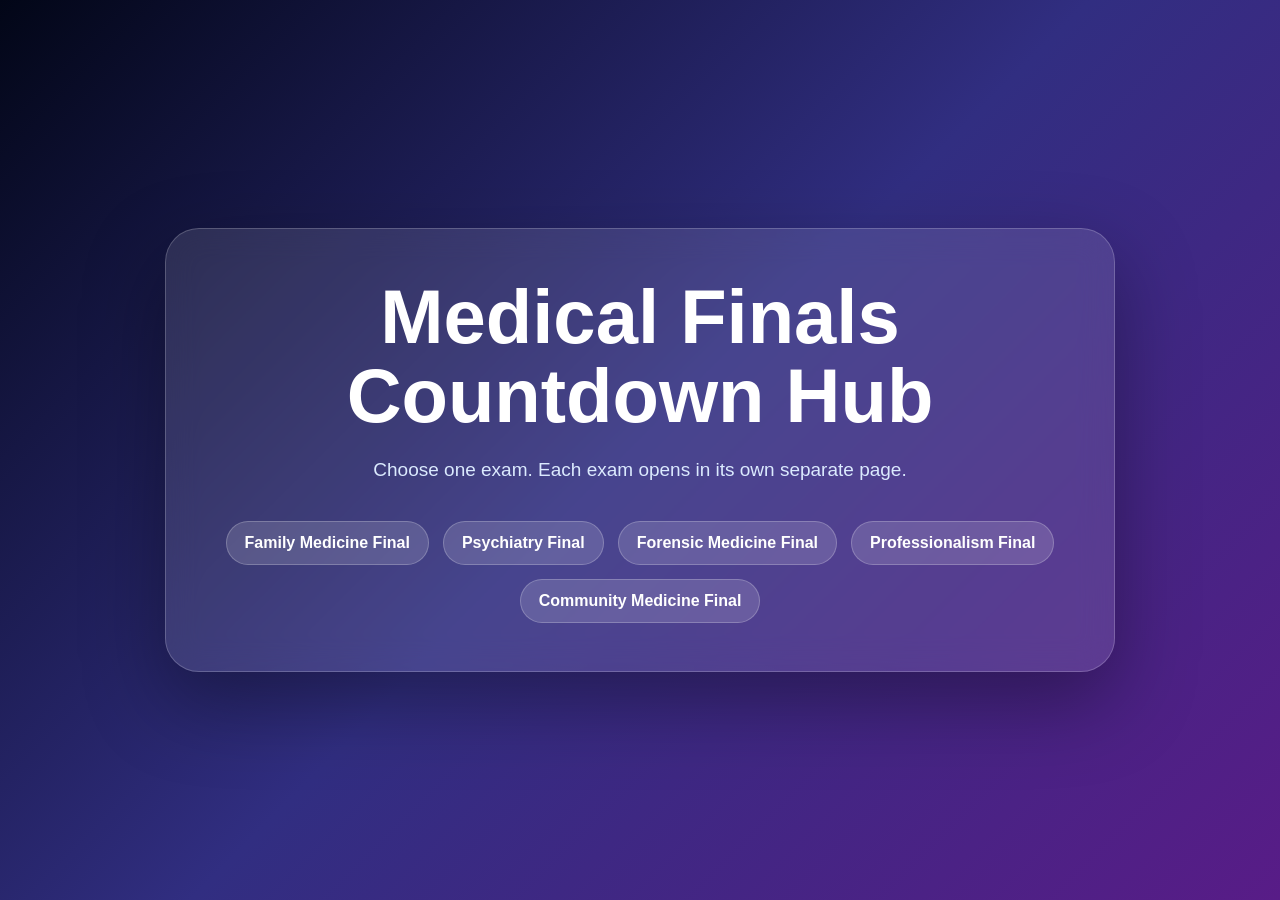
<file: index.html>
<!DOCTYPE html>
<html lang="en">
<head>
  <meta charset="UTF-8">
  <meta name="viewport" content="width=device-width, initial-scale=1.0">
  <title>Medical Finals Countdown Hub</title>
  <link rel="stylesheet" href="style.css">
</head>
<body>
  <main class="card">
    <h1>Medical Finals Countdown Hub</h1>
    <p class="subtitle">Choose one exam. Each exam opens in its own separate page.</p>
    <div class="home-links">
      <a class='button' href='family.html'>Family Medicine Final</a>
<a class='button' href='psychiatry.html'>Psychiatry Final</a>
<a class='button' href='forensic.html'>Forensic Medicine Final</a>
<a class='button' href='professionalism.html'>Professionalism Final</a>
<a class='button' href='community.html'>Community Medicine Final</a>
    </div>
  </main>
</body>
</html>
</file>
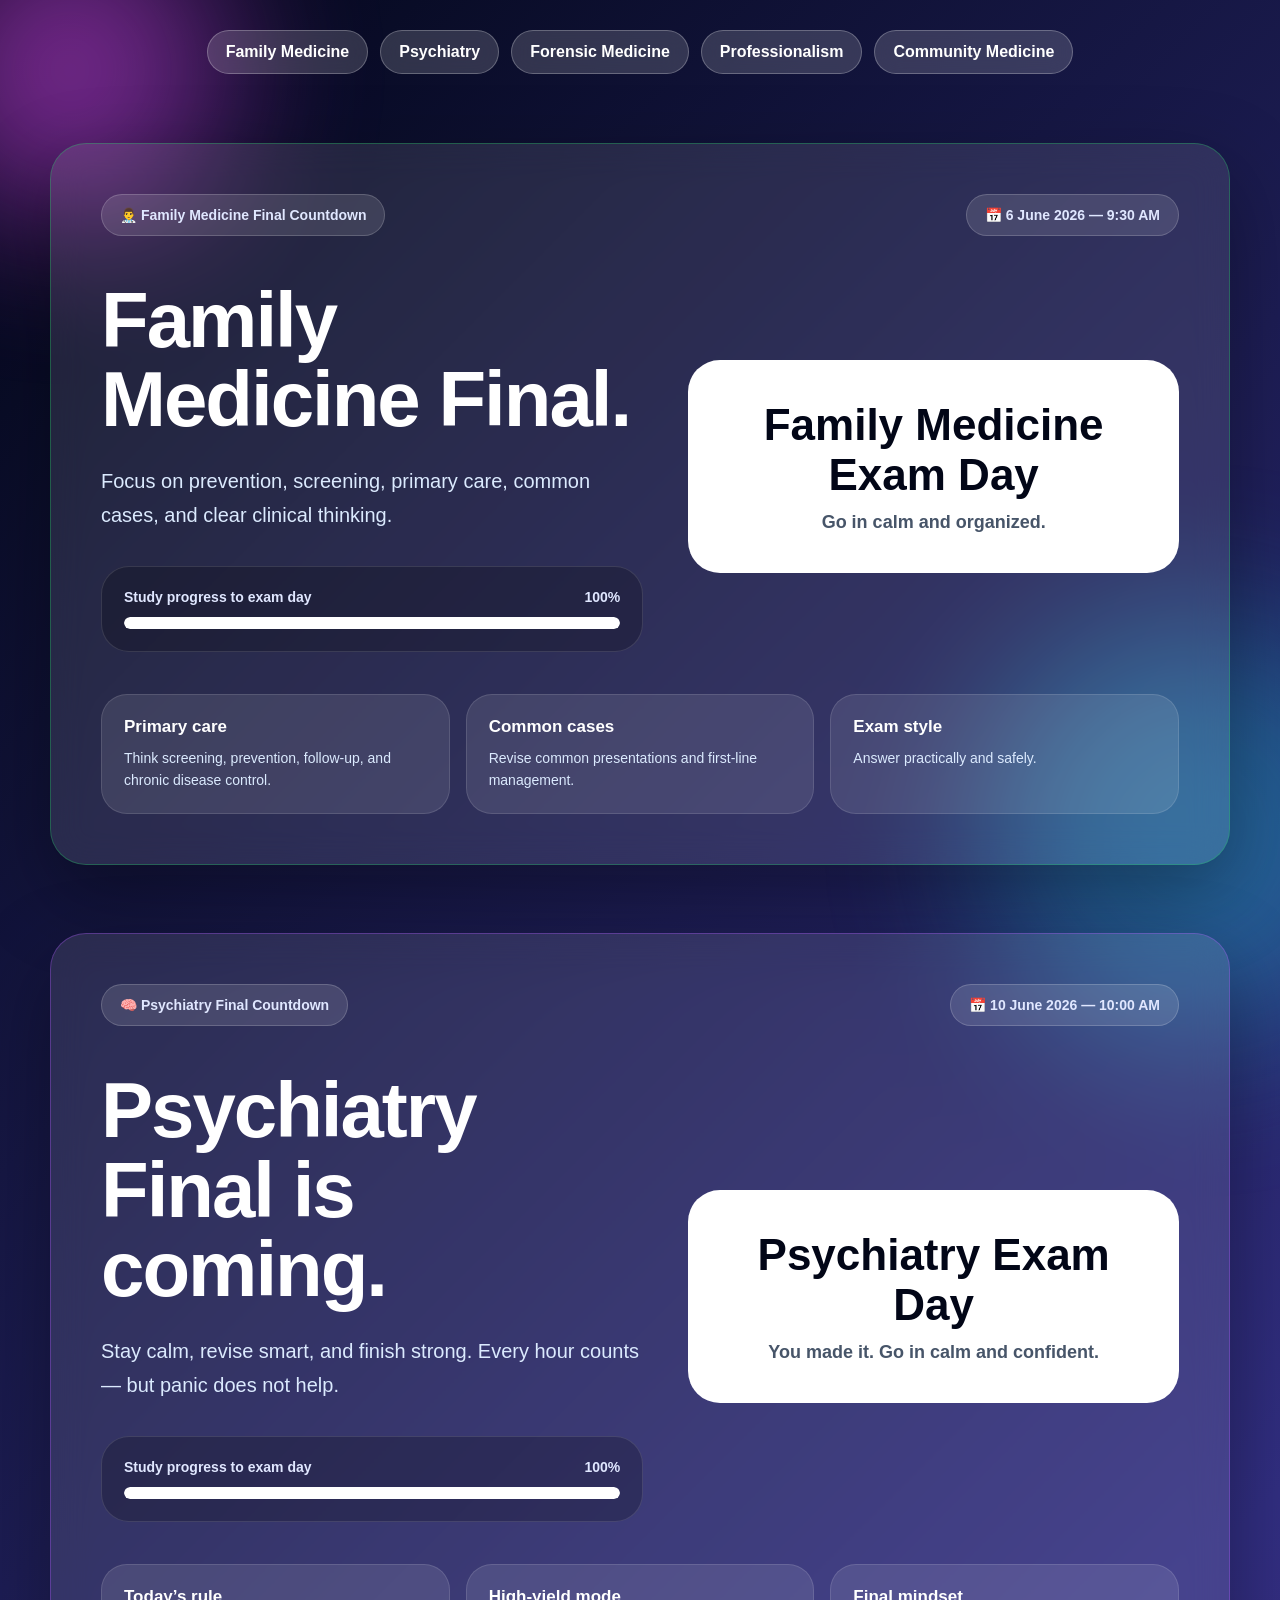
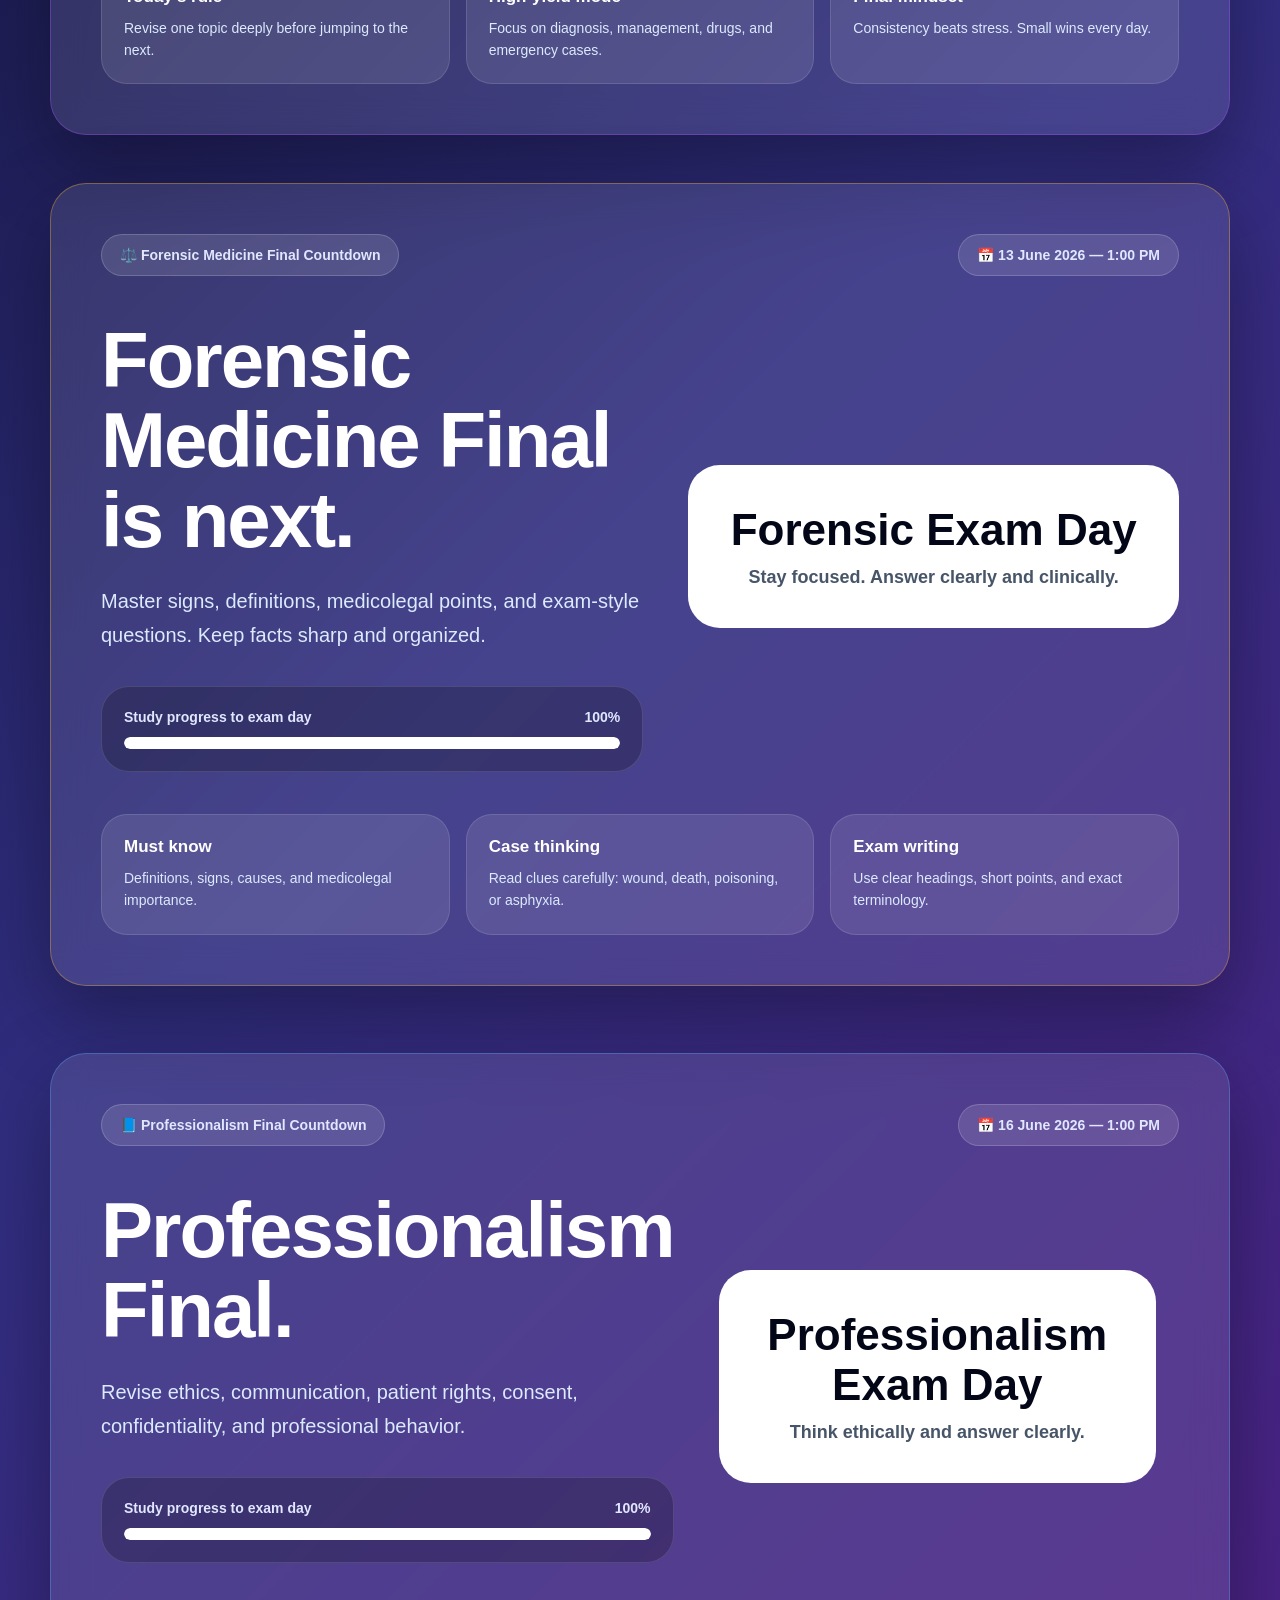
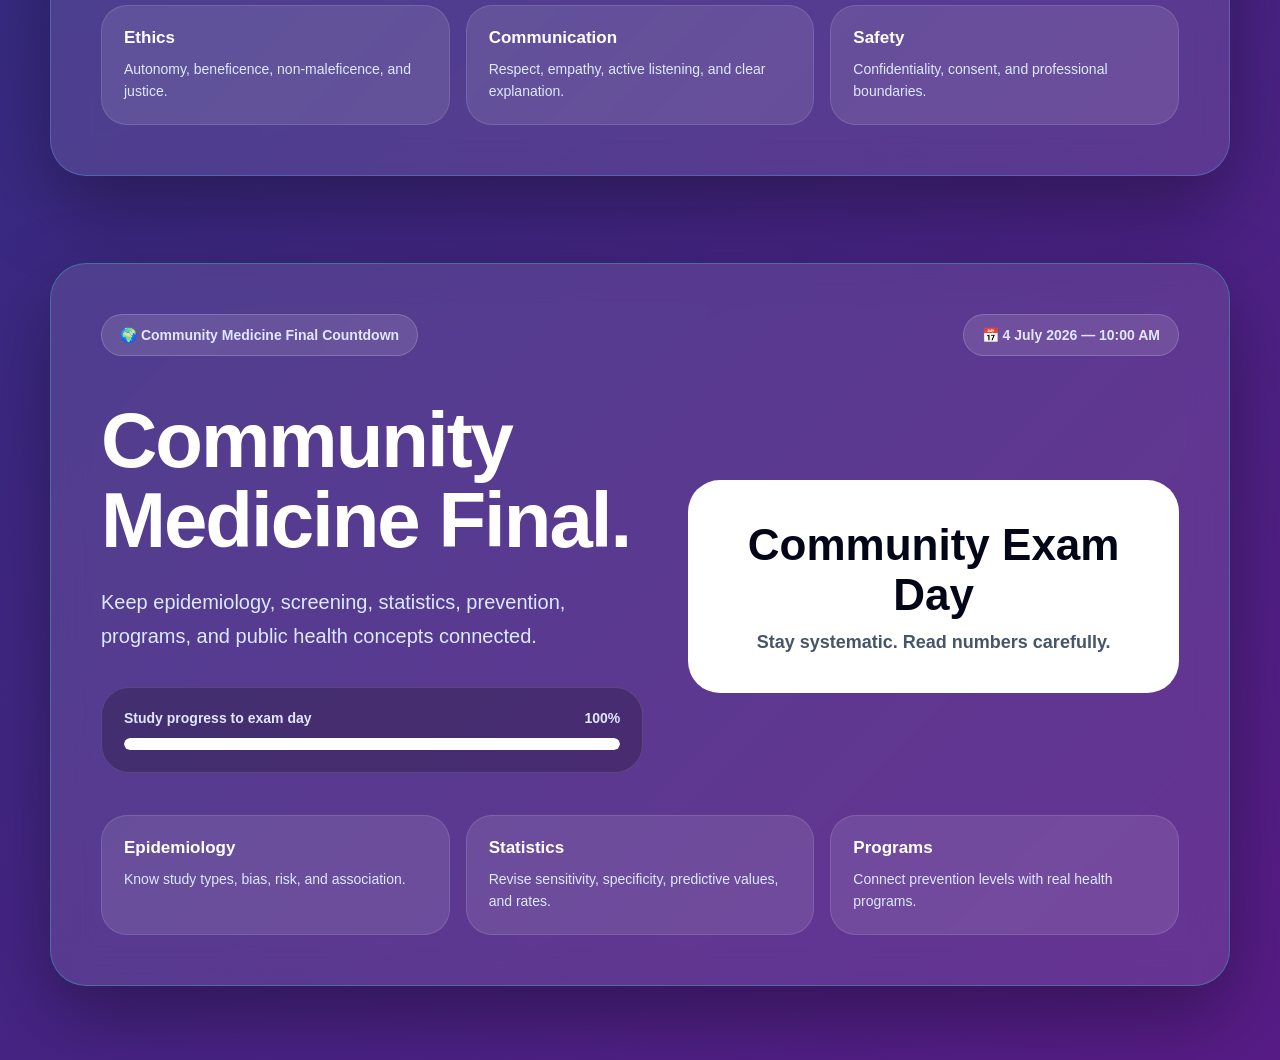
<file: Index.html>
<!DOCTYPE html>
<html lang="en">
<head>
  <meta charset="UTF-8" />
  <meta name="viewport" content="width=device-width, initial-scale=1.0" />
  <title>Final Exams Countdown</title>

  <style>
    * {
      margin: 0;
      padding: 0;
      box-sizing: border-box;
      font-family: Arial, Helvetica, sans-serif;
      scroll-behavior: smooth;
    }

    body {
      min-height: 100vh;
      background: linear-gradient(135deg, #020617, #312e81, #581c87);
      color: white;
      padding: 30px;
      overflow-x: hidden;
    }

    .glow-one,
    .glow-two {
      position: fixed;
      border-radius: 50%;
      filter: blur(80px);
      opacity: 0.55;
      z-index: 0;
      pointer-events: none;
    }

    .glow-one {
      width: 300px;
      height: 300px;
      background: #d946ef;
      top: -80px;
      left: -80px;
    }

    .glow-two {
      width: 420px;
      height: 420px;
      background: #22d3ee;
      bottom: -140px;
      right: -120px;
      opacity: 0.35;
    }

    nav {
      position: sticky;
      top: 20px;
      z-index: 10;
      max-width: 1180px;
      margin: 0 auto 25px;
      display: flex;
      justify-content: center;
      gap: 12px;
      flex-wrap: wrap;
    }

    nav a {
      text-decoration: none;
      color: white;
      background: rgba(255, 255, 255, 0.16);
      border: 1px solid rgba(255, 255, 255, 0.25);
      border-radius: 999px;
      padding: 12px 18px;
      font-weight: 800;
      backdrop-filter: blur(12px);
      transition: 0.25s ease;
    }

    nav a:hover {
      background: white;
      color: #312e81;
      transform: translateY(-2px);
    }

    .container {
      width: 100%;
      max-width: 1180px;
      position: relative;
      z-index: 1;
      margin: 0 auto;
    }

    .exam-section {
      min-height: calc(100vh - 90px);
      display: flex;
      align-items: center;
      padding: 24px 0;
      scroll-margin-top: 110px;
    }

    .card {
      width: 100%;
      background: rgba(255, 255, 255, 0.1);
      border: 1px solid rgba(255, 255, 255, 0.18);
      border-radius: 36px;
      padding: 50px;
      box-shadow: 0 30px 80px rgba(0, 0, 0, 0.35);
      backdrop-filter: blur(18px);
    }

    .family-card { border-color: rgba(34, 197, 94, 0.35); }
    .psychiatry-card { border-color: rgba(168, 85, 247, 0.35); }
    .forensic-card { border-color: rgba(251, 191, 36, 0.35); }
    .professionalism-card { border-color: rgba(96, 165, 250, 0.35); }
    .community-card { border-color: rgba(45, 212, 191, 0.35); }

    .top-row {
      display: flex;
      justify-content: space-between;
      align-items: center;
      gap: 15px;
      flex-wrap: wrap;
      margin-bottom: 45px;
    }

    .pill {
      background: rgba(255, 255, 255, 0.12);
      border: 1px solid rgba(255, 255, 255, 0.18);
      border-radius: 999px;
      padding: 12px 18px;
      color: #e0e7ff;
      font-weight: 700;
      font-size: 14px;
    }

    .main-grid {
      display: grid;
      grid-template-columns: 1.05fr 0.95fr;
      gap: 45px;
      align-items: center;
    }

    h1 {
      font-size: clamp(42px, 7vw, 78px);
      line-height: 1.02;
      letter-spacing: -2px;
      margin-bottom: 24px;
    }

    .subtitle {
      color: #dbeafe;
      font-size: 20px;
      line-height: 1.7;
      max-width: 640px;
    }

    .countdown {
      display: grid;
      grid-template-columns: repeat(2, 1fr);
      gap: 18px;
    }

    .time-box {
      background: rgba(255, 255, 255, 0.16);
      border: 1px solid rgba(255, 255, 255, 0.22);
      border-radius: 28px;
      padding: 28px 18px;
      text-align: center;
      box-shadow: 0 20px 50px rgba(0, 0, 0, 0.25);
    }

    .number {
      font-size: clamp(44px, 6vw, 70px);
      font-weight: 900;
      line-height: 1;
    }

    .label {
      margin-top: 12px;
      font-size: 13px;
      letter-spacing: 4px;
      text-transform: uppercase;
      color: #dbeafe;
      font-weight: 700;
    }

    .progress-card {
      margin-top: 34px;
      background: rgba(0, 0, 0, 0.22);
      border: 1px solid rgba(255, 255, 255, 0.12);
      border-radius: 28px;
      padding: 22px;
    }

    .progress-info {
      display: flex;
      justify-content: space-between;
      margin-bottom: 12px;
      color: #e0e7ff;
      font-size: 14px;
      font-weight: 700;
      gap: 12px;
    }

    .progress-bar {
      width: 100%;
      height: 12px;
      background: rgba(255, 255, 255, 0.12);
      border-radius: 999px;
      overflow: hidden;
    }

    .progress-fill {
      height: 100%;
      width: 0%;
      background: white;
      border-radius: 999px;
      transition: width 0.5s ease;
    }

    .tips {
      display: grid;
      grid-template-columns: repeat(3, 1fr);
      gap: 16px;
      margin-top: 42px;
    }

    .tip {
      background: rgba(255, 255, 255, 0.1);
      border: 1px solid rgba(255, 255, 255, 0.12);
      border-radius: 26px;
      padding: 22px;
    }

    .tip h3 {
      margin-bottom: 10px;
      font-size: 17px;
    }

    .tip p {
      color: #dbeafe;
      line-height: 1.6;
      font-size: 14px;
    }

    .finished {
      background: white;
      color: #020617;
      border-radius: 32px;
      padding: 40px;
      text-align: center;
      display: none;
    }

    .finished h2 {
      font-size: 44px;
      margin-bottom: 12px;
    }

    .finished p {
      color: #475569;
      font-size: 18px;
      font-weight: 600;
    }

    @media (max-width: 850px) {
      body { padding: 22px; }
      .card { padding: 28px; }
      .main-grid { grid-template-columns: 1fr; }
      .tips { grid-template-columns: 1fr; }
    }

    @media (max-width: 480px) {
      body { padding: 16px; }
      nav { top: 10px; }
      nav a { padding: 10px 12px; font-size: 13px; }
      .countdown { grid-template-columns: 1fr; }
      .card { border-radius: 26px; }
      .top-row { margin-bottom: 28px; }
    }
  </style>
</head>

<body>
  <div class="glow-one"></div>
  <div class="glow-two"></div>

  <nav aria-label="Exam navigation">
    <a href="#family">Family Medicine</a>
    <a href="#psychiatry">Psychiatry</a>
    <a href="#forensic">Forensic Medicine</a>
    <a href="#professionalism">Professionalism</a>
    <a href="#community">Community Medicine</a>
  </nav>

  <main class="container">
    <section class="exam-section" id="family">
      <div class="card family-card">
        <div class="top-row">
          <div class="pill">👨‍⚕️ Family Medicine Final Countdown</div>
          <div class="pill">📅 6 June 2026 — 9:30 AM</div>
        </div>

        <div class="main-grid">
          <div>
            <h1>Family Medicine Final.</h1>
            <p class="subtitle">Focus on prevention, screening, primary care, common cases, and clear clinical thinking.</p>
            <div class="progress-card">
              <div class="progress-info">
                <span>Study progress to exam day</span>
                <span id="familyProgressText">0%</span>
              </div>
              <div class="progress-bar"><div class="progress-fill" id="familyProgressFill"></div></div>
            </div>
          </div>

          <div>
            <div class="countdown" id="familyCountdown">
              <div class="time-box"><div class="number" id="familyDays">00</div><div class="label">Days</div></div>
              <div class="time-box"><div class="number" id="familyHours">00</div><div class="label">Hours</div></div>
              <div class="time-box"><div class="number" id="familyMinutes">00</div><div class="label">Minutes</div></div>
              <div class="time-box"><div class="number" id="familySeconds">00</div><div class="label">Seconds</div></div>
            </div>
            <div class="finished" id="familyFinished"><h2>Family Medicine Exam Day</h2><p>Go in calm and organized.</p></div>
          </div>
        </div>

        <div class="tips">
          <div class="tip"><h3>Primary care</h3><p>Think screening, prevention, follow-up, and chronic disease control.</p></div>
          <div class="tip"><h3>Common cases</h3><p>Revise common presentations and first-line management.</p></div>
          <div class="tip"><h3>Exam style</h3><p>Answer practically and safely.</p></div>
        </div>
      </div>
    </section>

    <section class="exam-section" id="psychiatry">
      <div class="card psychiatry-card">
        <div class="top-row">
          <div class="pill">🧠 Psychiatry Final Countdown</div>
          <div class="pill">📅 10 June 2026 — 10:00 AM</div>
        </div>

        <div class="main-grid">
          <div>
            <h1>Psychiatry Final is coming.</h1>
            <p class="subtitle">Stay calm, revise smart, and finish strong. Every hour counts — but panic does not help.</p>
            <div class="progress-card">
              <div class="progress-info">
                <span>Study progress to exam day</span>
                <span id="psychiatryProgressText">0%</span>
              </div>
              <div class="progress-bar"><div class="progress-fill" id="psychiatryProgressFill"></div></div>
            </div>
          </div>

          <div>
            <div class="countdown" id="psychiatryCountdown">
              <div class="time-box"><div class="number" id="psychiatryDays">00</div><div class="label">Days</div></div>
              <div class="time-box"><div class="number" id="psychiatryHours">00</div><div class="label">Hours</div></div>
              <div class="time-box"><div class="number" id="psychiatryMinutes">00</div><div class="label">Minutes</div></div>
              <div class="time-box"><div class="number" id="psychiatrySeconds">00</div><div class="label">Seconds</div></div>
            </div>
            <div class="finished" id="psychiatryFinished"><h2>Psychiatry Exam Day</h2><p>You made it. Go in calm and confident.</p></div>
          </div>
        </div>

        <div class="tips">
          <div class="tip"><h3>Today’s rule</h3><p>Revise one topic deeply before jumping to the next.</p></div>
          <div class="tip"><h3>High-yield mode</h3><p>Focus on diagnosis, management, drugs, and emergency cases.</p></div>
          <div class="tip"><h3>Final mindset</h3><p>Consistency beats stress. Small wins every day.</p></div>
        </div>
      </div>
    </section>

    <section class="exam-section" id="forensic">
      <div class="card forensic-card">
        <div class="top-row">
          <div class="pill">⚖️ Forensic Medicine Final Countdown</div>
          <div class="pill">📅 13 June 2026 — 1:00 PM</div>
        </div>

        <div class="main-grid">
          <div>
            <h1>Forensic Medicine Final is next.</h1>
            <p class="subtitle">Master signs, definitions, medicolegal points, and exam-style questions. Keep facts sharp and organized.</p>
            <div class="progress-card">
              <div class="progress-info">
                <span>Study progress to exam day</span>
                <span id="forensicProgressText">0%</span>
              </div>
              <div class="progress-bar"><div class="progress-fill" id="forensicProgressFill"></div></div>
            </div>
          </div>

          <div>
            <div class="countdown" id="forensicCountdown">
              <div class="time-box"><div class="number" id="forensicDays">00</div><div class="label">Days</div></div>
              <div class="time-box"><div class="number" id="forensicHours">00</div><div class="label">Hours</div></div>
              <div class="time-box"><div class="number" id="forensicMinutes">00</div><div class="label">Minutes</div></div>
              <div class="time-box"><div class="number" id="forensicSeconds">00</div><div class="label">Seconds</div></div>
            </div>
            <div class="finished" id="forensicFinished"><h2>Forensic Exam Day</h2><p>Stay focused. Answer clearly and clinically.</p></div>
          </div>
        </div>

        <div class="tips">
          <div class="tip"><h3>Must know</h3><p>Definitions, signs, causes, and medicolegal importance.</p></div>
          <div class="tip"><h3>Case thinking</h3><p>Read clues carefully: wound, death, poisoning, or asphyxia.</p></div>
          <div class="tip"><h3>Exam writing</h3><p>Use clear headings, short points, and exact terminology.</p></div>
        </div>
      </div>
    </section>

    <section class="exam-section" id="professionalism">
      <div class="card professionalism-card">
        <div class="top-row">
          <div class="pill">📘 Professionalism Final Countdown</div>
          <div class="pill">📅 16 June 2026 — 1:00 PM</div>
        </div>

        <div class="main-grid">
          <div>
            <h1>Professionalism Final.</h1>
            <p class="subtitle">Revise ethics, communication, patient rights, consent, confidentiality, and professional behavior.</p>
            <div class="progress-card">
              <div class="progress-info">
                <span>Study progress to exam day</span>
                <span id="professionalismProgressText">0%</span>
              </div>
              <div class="progress-bar"><div class="progress-fill" id="professionalismProgressFill"></div></div>
            </div>
          </div>

          <div>
            <div class="countdown" id="professionalismCountdown">
              <div class="time-box"><div class="number" id="professionalismDays">00</div><div class="label">Days</div></div>
              <div class="time-box"><div class="number" id="professionalismHours">00</div><div class="label">Hours</div></div>
              <div class="time-box"><div class="number" id="professionalismMinutes">00</div><div class="label">Minutes</div></div>
              <div class="time-box"><div class="number" id="professionalismSeconds">00</div><div class="label">Seconds</div></div>
            </div>
            <div class="finished" id="professionalismFinished"><h2>Professionalism Exam Day</h2><p>Think ethically and answer clearly.</p></div>
          </div>
        </div>

        <div class="tips">
          <div class="tip"><h3>Ethics</h3><p>Autonomy, beneficence, non-maleficence, and justice.</p></div>
          <div class="tip"><h3>Communication</h3><p>Respect, empathy, active listening, and clear explanation.</p></div>
          <div class="tip"><h3>Safety</h3><p>Confidentiality, consent, and professional boundaries.</p></div>
        </div>
      </div>
    </section>

    <section class="exam-section" id="community">
      <div class="card community-card">
        <div class="top-row">
          <div class="pill">🌍 Community Medicine Final Countdown</div>
          <div class="pill">📅 4 July 2026 — 10:00 AM</div>
        </div>

        <div class="main-grid">
          <div>
            <h1>Community Medicine Final.</h1>
            <p class="subtitle">Keep epidemiology, screening, statistics, prevention, programs, and public health concepts connected.</p>
            <div class="progress-card">
              <div class="progress-info">
                <span>Study progress to exam day</span>
                <span id="communityProgressText">0%</span>
              </div>
              <div class="progress-bar"><div class="progress-fill" id="communityProgressFill"></div></div>
            </div>
          </div>

          <div>
            <div class="countdown" id="communityCountdown">
              <div class="time-box"><div class="number" id="communityDays">00</div><div class="label">Days</div></div>
              <div class="time-box"><div class="number" id="communityHours">00</div><div class="label">Hours</div></div>
              <div class="time-box"><div class="number" id="communityMinutes">00</div><div class="label">Minutes</div></div>
              <div class="time-box"><div class="number" id="communitySeconds">00</div><div class="label">Seconds</div></div>
            </div>
            <div class="finished" id="communityFinished"><h2>Community Exam Day</h2><p>Stay systematic. Read numbers carefully.</p></div>
          </div>
        </div>

        <div class="tips">
          <div class="tip"><h3>Epidemiology</h3><p>Know study types, bias, risk, and association.</p></div>
          <div class="tip"><h3>Statistics</h3><p>Revise sensitivity, specificity, predictive values, and rates.</p></div>
          <div class="tip"><h3>Programs</h3><p>Connect prevention levels with real health programs.</p></div>
        </div>
      </div>
    </section>
  </main>

  <script>
    const exams = [
      { name: "family", targetDate: new Date("2026-06-06T09:30:00").getTime(), startDate: new Date("2026-05-16T00:00:00").getTime() },
      { name: "psychiatry", targetDate: new Date("2026-06-10T10:00:00").getTime(), startDate: new Date("2026-05-16T00:00:00").getTime() },
      { name: "forensic", targetDate: new Date("2026-06-13T13:00:00").getTime(), startDate: new Date("2026-05-16T00:00:00").getTime() },
      { name: "professionalism", targetDate: new Date("2026-06-16T13:00:00").getTime(), startDate: new Date("2026-05-16T00:00:00").getTime() },
      { name: "community", targetDate: new Date("2026-07-04T10:00:00").getTime(), startDate: new Date("2026-05-16T00:00:00").getTime() }
    ];

    function pad(number) {
      return String(number).padStart(2, "0");
    }

    function getRequiredElements(examName) {
      return {
        countdown: document.getElementById(examName + "Countdown"),
        finished: document.getElementById(examName + "Finished"),
        days: document.getElementById(examName + "Days"),
        hours: document.getElementById(examName + "Hours"),
        minutes: document.getElementById(examName + "Minutes"),
        seconds: document.getElementById(examName + "Seconds"),
        progressText: document.getElementById(examName + "ProgressText"),
        progressFill: document.getElementById(examName + "ProgressFill")
      };
    }

    function hasAllElements(elements, examName) {
      const missing = Object.entries(elements)
        .filter(([, element]) => !element)
        .map(([key]) => key);

      if (missing.length > 0) {
        console.error("Missing HTML elements for " + examName + ":", missing);
        return false;
      }

      return true;
    }

    function updateExam(exam) {
      const elements = getRequiredElements(exam.name);
      if (!hasAllElements(elements, exam.name)) return;

      const now = new Date().getTime();
      const distance = exam.targetDate - now;

      const progress = Math.min(100, Math.max(0, ((now - exam.startDate) / (exam.targetDate - exam.startDate)) * 100));
      elements.progressText.textContent = Math.round(progress) + "%";
      elements.progressFill.style.width = progress + "%";

      if (distance <= 0) {
        elements.countdown.style.display = "none";
        elements.finished.style.display = "block";
        return;
      }

      const days = Math.floor(distance / (1000 * 60 * 60 * 24));
      const hours = Math.floor((distance % (1000 * 60 * 60 * 24)) / (1000 * 60 * 60));
      const minutes = Math.floor((distance % (1000 * 60 * 60)) / (1000 * 60));
      const seconds = Math.floor((distance % (1000 * 60)) / 1000);

      elements.days.textContent = pad(days);
      elements.hours.textContent = pad(hours);
      elements.minutes.textContent = pad(minutes);
      elements.seconds.textContent = pad(seconds);
    }

    function updateAllCountdowns() {
      exams.forEach(updateExam);
    }

    function runBasicTests() {
      console.assert(pad(5) === "05", "Test failed: pad(5) should return 05");
      console.assert(pad(12) === "12", "Test failed: pad(12) should return 12");

      exams.forEach(function (exam) {
        const elements = getRequiredElements(exam.name);
        console.assert(hasAllElements(elements, exam.name), "Test failed: missing elements for " + exam.name);
        console.assert(exam.targetDate > exam.startDate, "Test failed: targetDate should be after startDate for " + exam.name);
      });

      console.log("Countdown tests completed.");
    }

    document.addEventListener("DOMContentLoaded", function () {
      runBasicTests();
      updateAllCountdowns();
      setInterval(updateAllCountdowns, 1000);
    });
  </script>
</body>
</html>
</file>
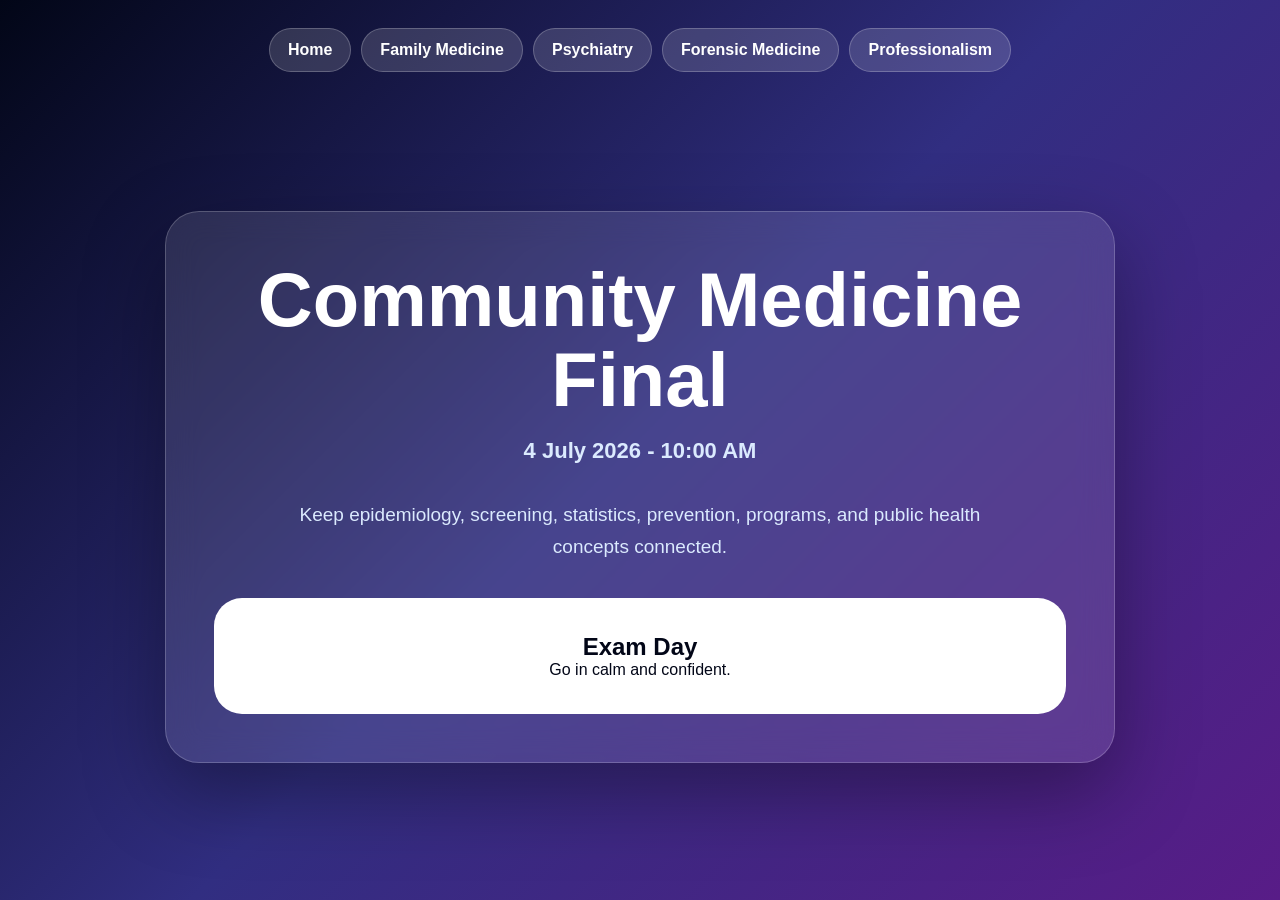
<file: community.html>
<!DOCTYPE html>
<html lang="en">
<head>
  <meta charset="UTF-8">
  <meta name="viewport" content="width=device-width, initial-scale=1.0">
  <title>Community Medicine Final</title>
  <link rel="stylesheet" href="style.css">
</head>
<body>
  <nav>
    <a href='index.html'>Home</a>
    <a href='family.html'>Family Medicine</a>
    <a href='psychiatry.html'>Psychiatry</a>
    <a href='forensic.html'>Forensic Medicine</a>
    <a href='professionalism.html'>Professionalism</a>
  </nav>

  <main class="card">
    <h1>Community Medicine Final</h1>
    <div class="date">4 July 2026 - 10:00 AM</div>
    <p class="subtitle">Keep epidemiology, screening, statistics, prevention, programs, and public health concepts connected.</p>

    <div class="countdown" id="countdown">
      <div class="box"><span id="days">00</span><p>Days</p></div>
      <div class="box"><span id="hours">00</span><p>Hours</p></div>
      <div class="box"><span id="minutes">00</span><p>Minutes</p></div>
      <div class="box"><span id="seconds">00</span><p>Seconds</p></div>
    </div>

    <div class="finished" id="finished">
      <h2>Exam Day</h2>
      <p>Go in calm and confident.</p>
    </div>
  </main>

  <script>
    var targetDate = "2026-07-04T10:00:00";
  </script>
  <script src="script.js"></script>
</body>
</html>
</file>
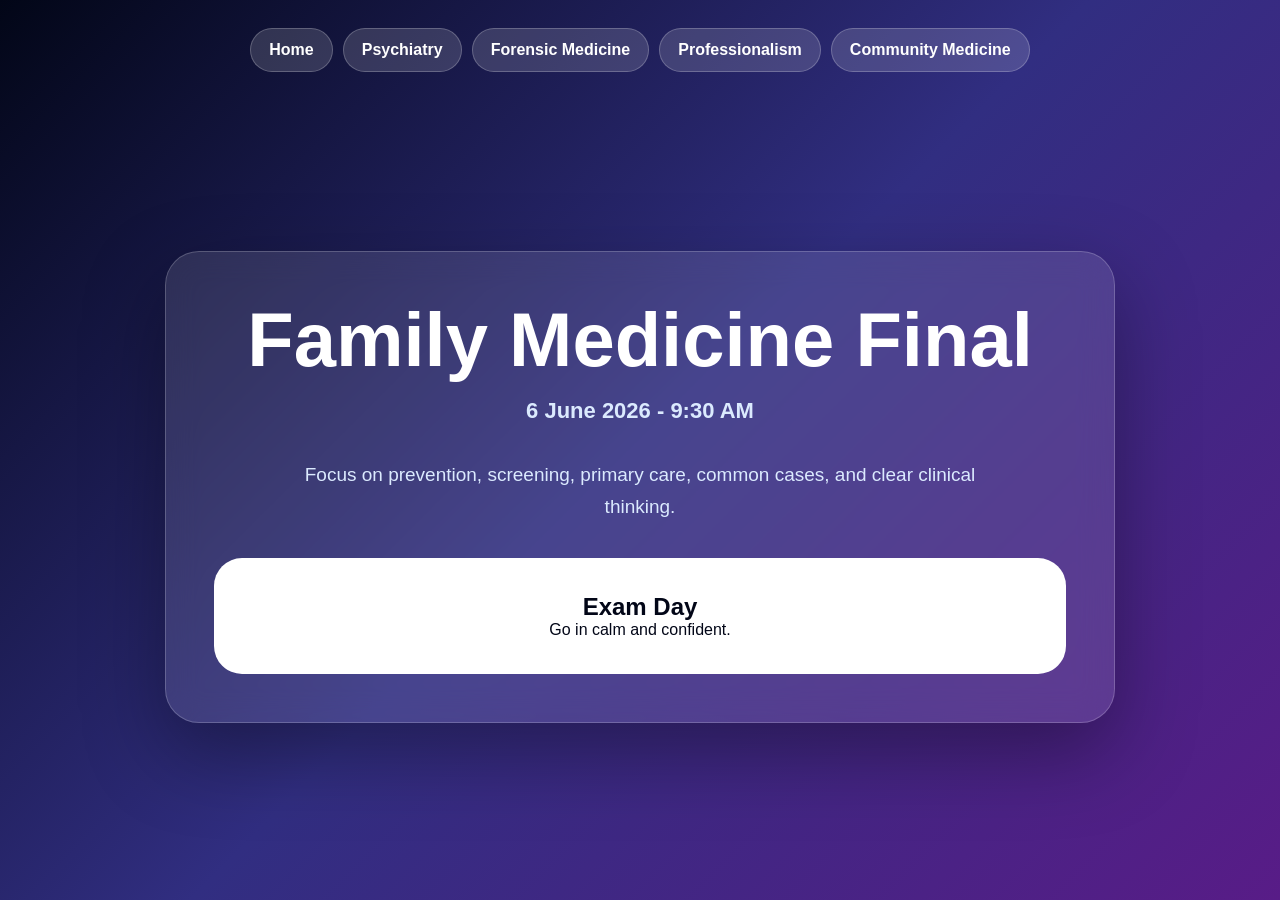
<file: family.html>
<!DOCTYPE html>
<html lang="en">
<head>
  <meta charset="UTF-8">
  <meta name="viewport" content="width=device-width, initial-scale=1.0">
  <title>Family Medicine Final</title>
  <link rel="stylesheet" href="style.css">
</head>
<body>
  <nav>
    <a href='index.html'>Home</a>
    <a href='psychiatry.html'>Psychiatry</a>
    <a href='forensic.html'>Forensic Medicine</a>
    <a href='professionalism.html'>Professionalism</a>
    <a href='community.html'>Community Medicine</a>
  </nav>

  <main class="card">
    <h1>Family Medicine Final</h1>
    <div class="date">6 June 2026 - 9:30 AM</div>
    <p class="subtitle">Focus on prevention, screening, primary care, common cases, and clear clinical thinking.</p>

    <div class="countdown" id="countdown">
      <div class="box"><span id="days">00</span><p>Days</p></div>
      <div class="box"><span id="hours">00</span><p>Hours</p></div>
      <div class="box"><span id="minutes">00</span><p>Minutes</p></div>
      <div class="box"><span id="seconds">00</span><p>Seconds</p></div>
    </div>

    <div class="finished" id="finished">
      <h2>Exam Day</h2>
      <p>Go in calm and confident.</p>
    </div>
  </main>

  <script>
    var targetDate = "2026-06-06T09:30:00";
  </script>
  <script src="script.js"></script>
</body>
</html>
</file>
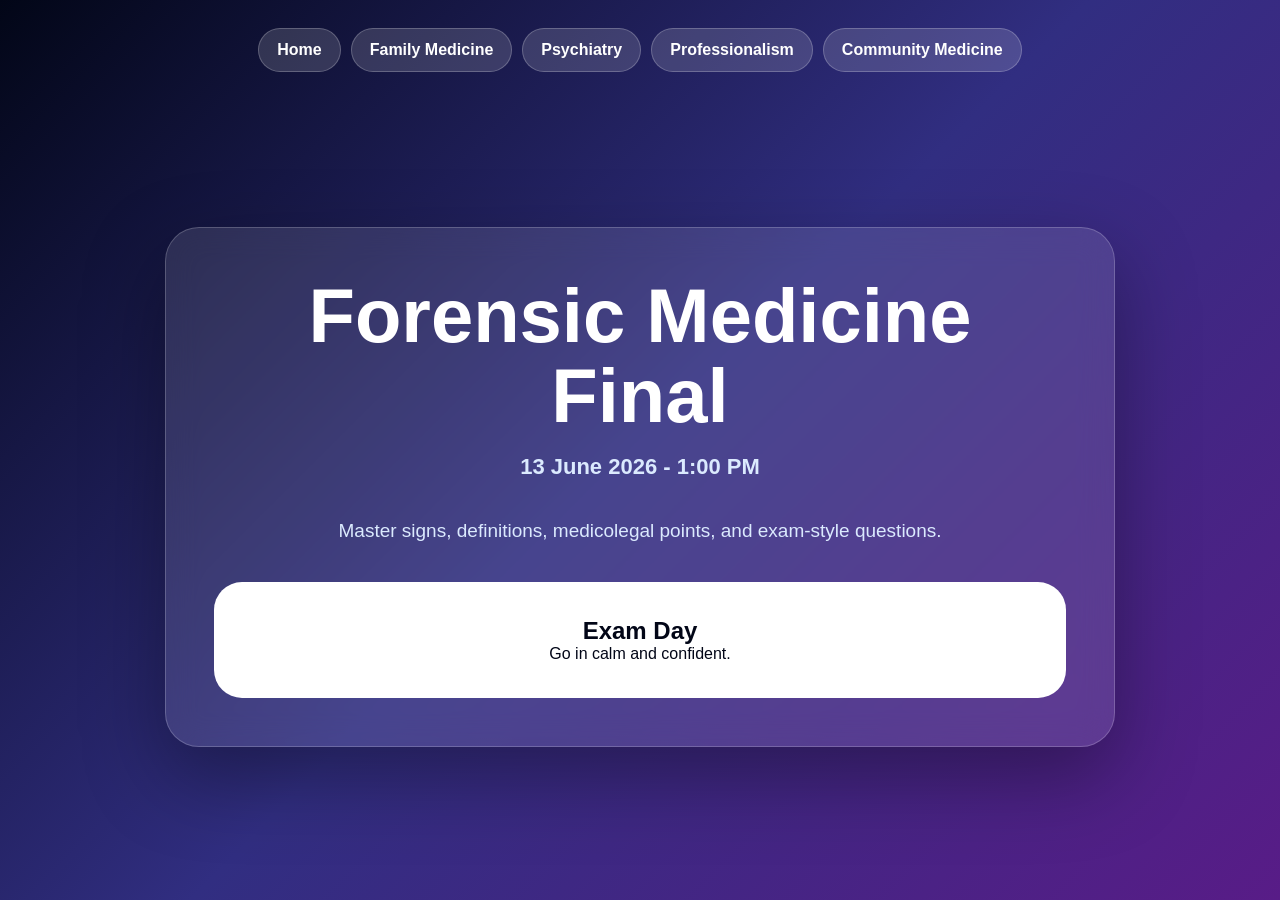
<file: forensic.html>
<!DOCTYPE html>
<html lang="en">
<head>
  <meta charset="UTF-8">
  <meta name="viewport" content="width=device-width, initial-scale=1.0">
  <title>Forensic Medicine Final</title>
  <link rel="stylesheet" href="style.css">
</head>
<body>
  <nav>
    <a href='index.html'>Home</a>
    <a href='family.html'>Family Medicine</a>
    <a href='psychiatry.html'>Psychiatry</a>
    <a href='professionalism.html'>Professionalism</a>
    <a href='community.html'>Community Medicine</a>
  </nav>

  <main class="card">
    <h1>Forensic Medicine Final</h1>
    <div class="date">13 June 2026 - 1:00 PM</div>
    <p class="subtitle">Master signs, definitions, medicolegal points, and exam-style questions.</p>

    <div class="countdown" id="countdown">
      <div class="box"><span id="days">00</span><p>Days</p></div>
      <div class="box"><span id="hours">00</span><p>Hours</p></div>
      <div class="box"><span id="minutes">00</span><p>Minutes</p></div>
      <div class="box"><span id="seconds">00</span><p>Seconds</p></div>
    </div>

    <div class="finished" id="finished">
      <h2>Exam Day</h2>
      <p>Go in calm and confident.</p>
    </div>
  </main>

  <script>
    var targetDate = "2026-06-13T13:00:00";
  </script>
  <script src="script.js"></script>
</body>
</html>
</file>
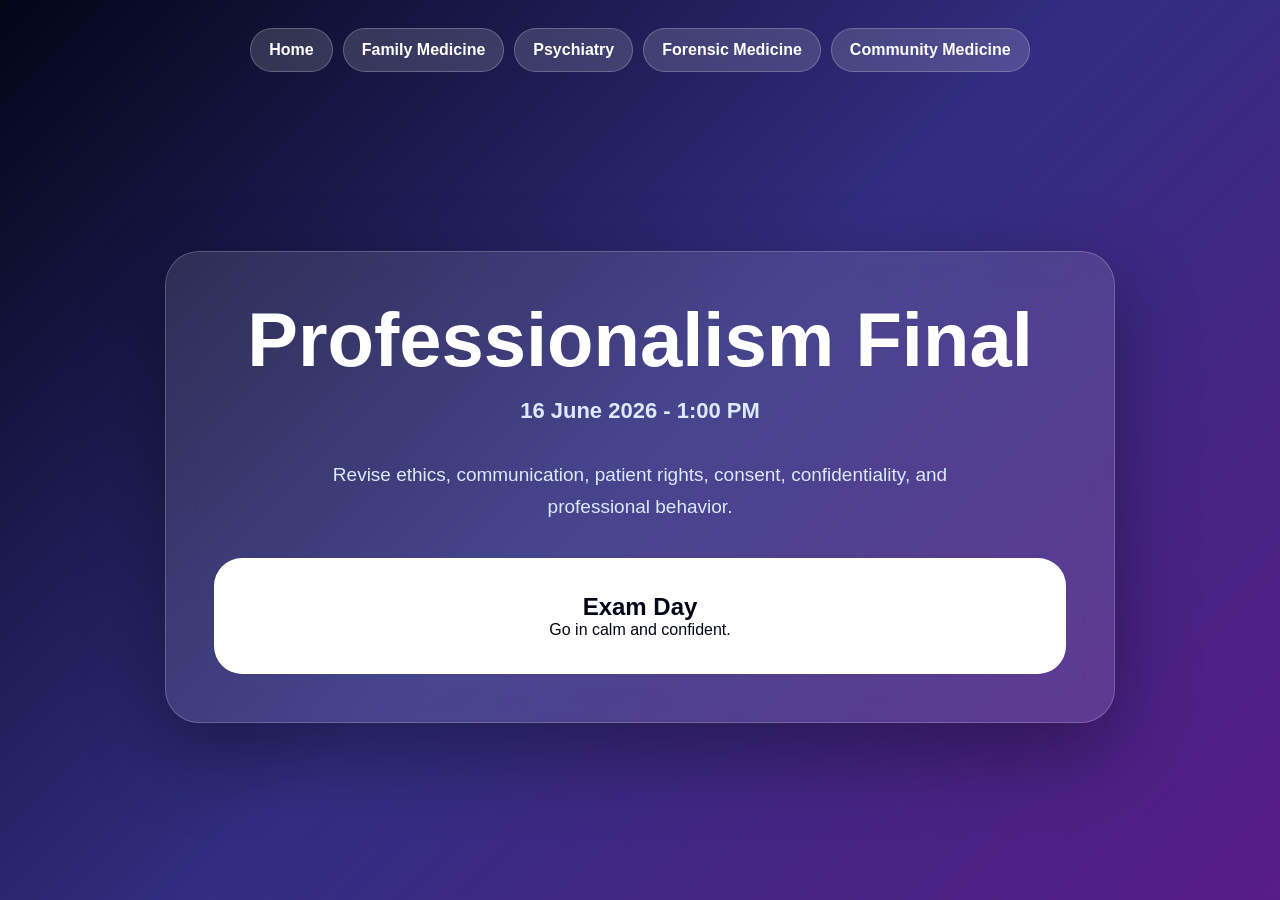
<file: professionalism.html>
<!DOCTYPE html>
<html lang="en">
<head>
  <meta charset="UTF-8">
  <meta name="viewport" content="width=device-width, initial-scale=1.0">
  <title>Professionalism Final</title>
  <link rel="stylesheet" href="style.css">
</head>
<body>
  <nav>
    <a href='index.html'>Home</a>
    <a href='family.html'>Family Medicine</a>
    <a href='psychiatry.html'>Psychiatry</a>
    <a href='forensic.html'>Forensic Medicine</a>
    <a href='community.html'>Community Medicine</a>
  </nav>

  <main class="card">
    <h1>Professionalism Final</h1>
    <div class="date">16 June 2026 - 1:00 PM</div>
    <p class="subtitle">Revise ethics, communication, patient rights, consent, confidentiality, and professional behavior.</p>

    <div class="countdown" id="countdown">
      <div class="box"><span id="days">00</span><p>Days</p></div>
      <div class="box"><span id="hours">00</span><p>Hours</p></div>
      <div class="box"><span id="minutes">00</span><p>Minutes</p></div>
      <div class="box"><span id="seconds">00</span><p>Seconds</p></div>
    </div>

    <div class="finished" id="finished">
      <h2>Exam Day</h2>
      <p>Go in calm and confident.</p>
    </div>
  </main>

  <script>
    var targetDate = "2026-06-16T13:00:00";
  </script>
  <script src="script.js"></script>
</body>
</html>
</file>
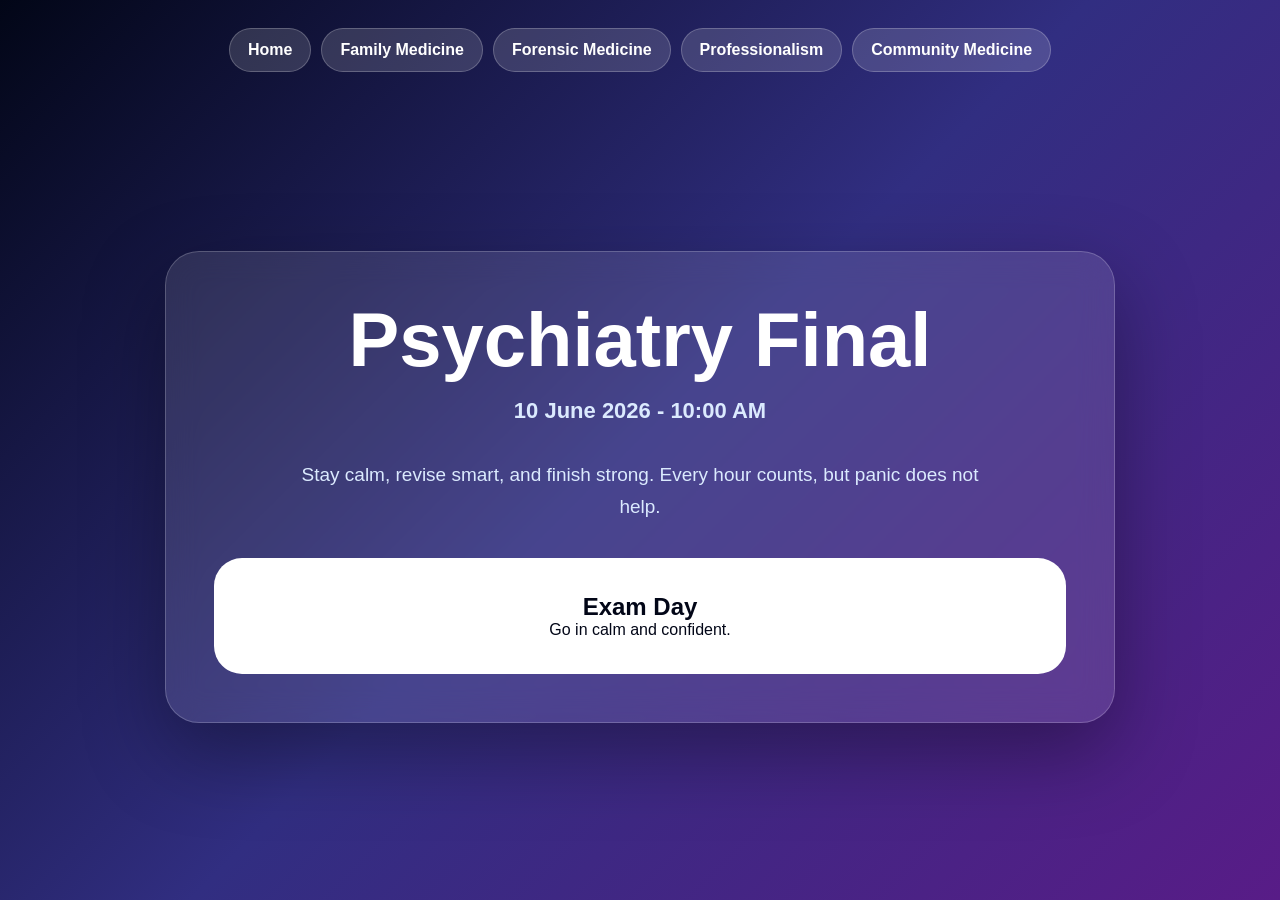
<file: psychiatry.html>
<!DOCTYPE html>
<html lang="en">
<head>
  <meta charset="UTF-8">
  <meta name="viewport" content="width=device-width, initial-scale=1.0">
  <title>Psychiatry Final</title>
  <link rel="stylesheet" href="style.css">
</head>
<body>
  <nav>
    <a href='index.html'>Home</a>
    <a href='family.html'>Family Medicine</a>
    <a href='forensic.html'>Forensic Medicine</a>
    <a href='professionalism.html'>Professionalism</a>
    <a href='community.html'>Community Medicine</a>
  </nav>

  <main class="card">
    <h1>Psychiatry Final</h1>
    <div class="date">10 June 2026 - 10:00 AM</div>
    <p class="subtitle">Stay calm, revise smart, and finish strong. Every hour counts, but panic does not help.</p>

    <div class="countdown" id="countdown">
      <div class="box"><span id="days">00</span><p>Days</p></div>
      <div class="box"><span id="hours">00</span><p>Hours</p></div>
      <div class="box"><span id="minutes">00</span><p>Minutes</p></div>
      <div class="box"><span id="seconds">00</span><p>Seconds</p></div>
    </div>

    <div class="finished" id="finished">
      <h2>Exam Day</h2>
      <p>Go in calm and confident.</p>
    </div>
  </main>

  <script>
    var targetDate = "2026-06-10T10:00:00";
  </script>
  <script src="script.js"></script>
</body>
</html>
</file>
<file: style.css>
* {
  margin: 0;
  padding: 0;
  box-sizing: border-box;
  font-family: Arial, Helvetica, sans-serif;
}

body {
  min-height: 100vh;
  background: linear-gradient(135deg, #020617, #312e81, #581c87);
  color: white;
  padding: 28px;
  display: flex;
  flex-direction: column;
  align-items: center;
}

nav {
  width: 100%;
  max-width: 1050px;
  display: flex;
  justify-content: center;
  flex-wrap: wrap;
  gap: 10px;
  margin-bottom: 30px;
}

nav a, .button {
  color: white;
  background: rgba(255,255,255,0.15);
  border: 1px solid rgba(255,255,255,0.22);
  text-decoration: none;
  padding: 12px 18px;
  border-radius: 999px;
  font-weight: 800;
  transition: 0.25s;
}

nav a:hover, .button:hover {
  background: white;
  color: #312e81;
  transform: translateY(-2px);
}

.card {
  width: 100%;
  max-width: 950px;
  margin: auto;
  background: rgba(255,255,255,0.11);
  border: 1px solid rgba(255,255,255,0.2);
  border-radius: 34px;
  padding: 48px;
  box-shadow: 0 30px 80px rgba(0,0,0,0.35);
  backdrop-filter: blur(16px);
  text-align: center;
}

h1 {
  font-size: clamp(42px, 7vw, 76px);
  line-height: 1.05;
  margin-bottom: 18px;
}

.date {
  font-size: 22px;
  color: #dbeafe;
  margin-bottom: 35px;
  font-weight: bold;
}

.subtitle {
  color: #dbeafe;
  font-size: 19px;
  line-height: 1.7;
  max-width: 720px;
  margin: 0 auto 35px;
}

.countdown {
  display: grid;
  grid-template-columns: repeat(4, 1fr);
  gap: 18px;
  margin-top: 28px;
}

.box {
  background: rgba(255,255,255,0.16);
  border: 1px solid rgba(255,255,255,0.22);
  border-radius: 26px;
  padding: 28px 14px;
}

.box span {
  display: block;
  font-size: clamp(38px, 6vw, 68px);
  font-weight: 900;
}

.box p {
  margin-top: 10px;
  color: #dbeafe;
  letter-spacing: 3px;
  text-transform: uppercase;
  font-size: 13px;
  font-weight: bold;
}

.finished {
  display: none;
  background: white;
  color: #020617;
  border-radius: 28px;
  padding: 35px;
  margin-top: 30px;
}

.home-links {
  display: flex;
  justify-content: center;
  flex-wrap: wrap;
  gap: 14px;
  margin-top: 35px;
}

@media (max-width: 760px) {
  .countdown {
    grid-template-columns: repeat(2, 1fr);
  }
  .card {
    padding: 30px;
  }
}

@media (max-width: 430px) {
  body {
    padding: 16px;
  }
  .countdown {
    grid-template-columns: 1fr;
  }
}
</file>
